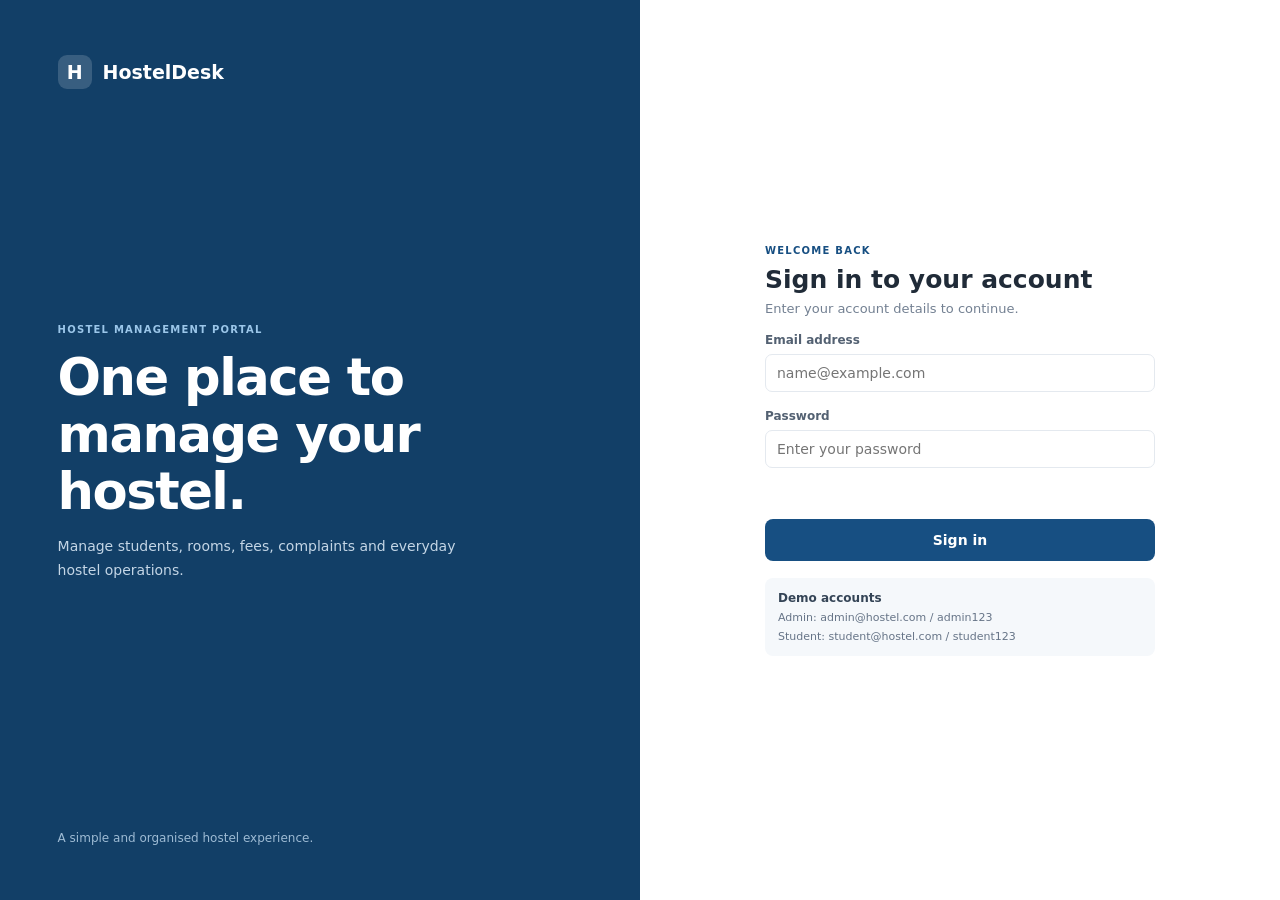
<file: hostel_management/frontend/index.html>
<!DOCTYPE html>
<html lang="en">
<head>
    <meta charset="UTF-8">
    <meta name="viewport" content="width=device-width, initial-scale=1.0">
    <title>HostelDesk | Login</title>
    <link rel="stylesheet" href="css/main.css">
</head>
<body class="login-page">
    <main class="login-layout">
        <section class="login-intro">
            <div class="login-brand"><span class="brand-mark">H</span> HostelDesk</div>
            <div>
                <p class="eyebrow">HOSTEL MANAGEMENT PORTAL</p>
                <h1>One place to manage your hostel.</h1>
                <p>Manage students, rooms, fees, complaints and everyday hostel operations.</p>
            </div>
            <span class="login-footer">A simple and organised hostel experience.</span>
        </section>
        <section class="login-side">
            <form class="login-card" id="login-form">
                <p class="eyebrow">WELCOME BACK</p>
                <h2>Sign in to your account</h2>
                <p class="muted">Enter your account details to continue.</p>
                <label class="form-field"><span>Email address</span><input id="email" type="email" required placeholder="name@example.com"></label>
                <label class="form-field"><span>Password</span><input id="password" type="password" required placeholder="Enter your password"></label>
                <p class="error-message" id="login-error"></p>
                <button class="button button-primary button-wide" type="submit">Sign in</button>
                <div class="demo-credentials">
                    <strong>Demo accounts</strong>
                    <span>Admin: admin@hostel.com / admin123</span>
                    <span>Student: student@hostel.com / student123</span>
                </div>
            </form>
        </section>
    </main>
    <script type="module" src="js/logic/auth.logic.js"></script>
</body>
</html>
</file>
<file: hostel_management/frontend/css/main.css>
@import url("./variables.css");
@import url("./layout.css");
@import url("./components.css");
@import url("./pages/login.css");
@import url("./pages/dashboard.css");
@import url("./pages/students.css");
@import url("./pages/rooms.css");
@import url("./pages/allocations.css");
@import url("./pages/fees.css");
@import url("./pages/complaints.css");
@import url("./pages/visitors.css");
@import url("./pages/expenses.css");
@import url("./pages/reports.css");

@media (max-width: 1000px) {
    .stats-grid { grid-template-columns: repeat(2, minmax(0, 1fr)); }
    .dashboard-columns { grid-template-columns: 1fr; }
}

@media (max-width: 720px) {
    .topbar { padding: 0 16px; }
    .menu-button { display: block; }
    .user-name { display: none; }
    .sidebar { position: fixed; z-index: 20; top: 68px; bottom: 0; left: 0; transform: translateX(-100%); transition: transform 0.2s ease; box-shadow: var(--shadow-soft); }
    .sidebar.sidebar-open { transform: translateX(0); }
    .main-content { padding: 23px 16px; }
    .page-heading { align-items: flex-start; flex-direction: column; }
    .stats-grid { gap: 10px; }
    .stat-card { padding: 15px; }
    .stat-card strong { font-size: 24px; }
    .panel { padding: 16px; }
    .panel-heading { align-items: flex-start; flex-direction: column; }
    .search-input { width: 100%; }
    .form-grid { grid-template-columns: 1fr; }
    .full-field, .form-actions { grid-column: auto; }
    .report-grid { grid-template-columns: 1fr; }
    .login-layout { grid-template-columns: 1fr; }
    .login-intro { min-height: 250px; padding: 28px; gap: 35px; }
    .login-intro h1 { font-size: 34px; }
    .login-side { padding: 35px 22px; }
}

@media print {
    .topbar, .sidebar, .button { display: none !important; }
    .main-content { padding: 0; }
    body { background: white; }
}
</file>
